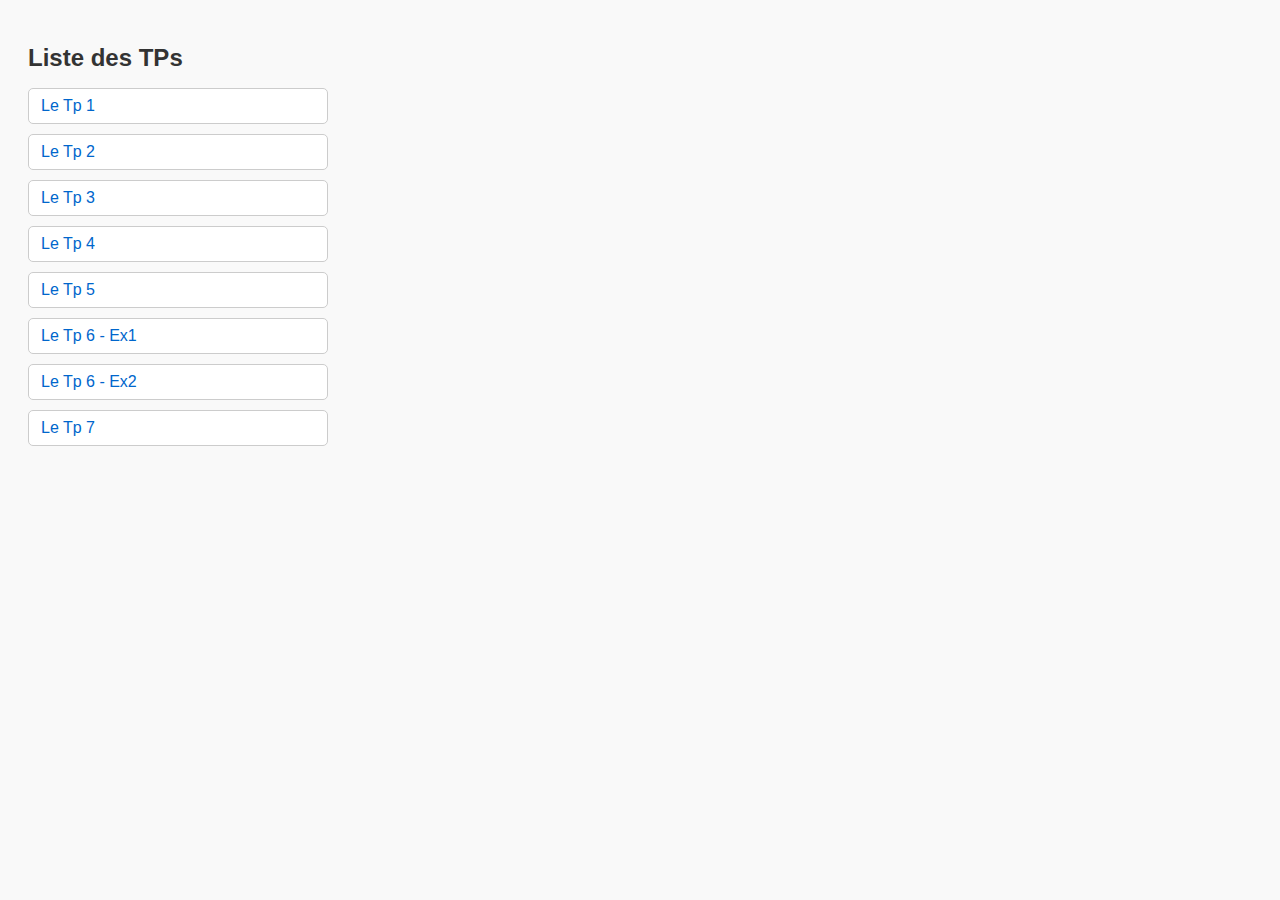
<file: index.html>
<!DOCTYPE html>
<html lang="fr">
<head>
  <meta charset="UTF-8">
  <title>Liste des TPs</title>
  <style>
    body {
      font-family: Arial, sans-serif;
      background-color: #f9f9f9;
      padding: 20px;
    }

    h1 {
      font-size: 24px;
      color: #333;
    }

    .tp-links {
      display: flex;
      flex-direction: column;
      gap: 10px;
      max-width: 300px;
    }

    .tp-links a {
      text-decoration: none;
      color: #0066cc;
      padding: 8px 12px;
      border: 1px solid #ccc;
      border-radius: 5px;
      background-color: #fff;
      transition: background-color 0.2s;
    }

    .tp-links a:hover {
      background-color: #e6f0ff;
    }
  </style>
</head>
<body>

  <h1>Liste des TPs</h1>
  <div class="tp-links">
    <a href="tp01/tp1.html">Le Tp 1</a>
    <a href="tp02/form_tp2.html">Le Tp 2</a>
    <a href="tp03/cv%20.html">Le Tp 3</a>
    <a href="tp04/emplois%20du%20temps.html">Le Tp 4</a>
    <a href="tp05/Ex3.html">Le Tp 5</a>
    <a href="tp06/Ex1/index.html">Le Tp 6 - Ex1</a>
    <a href="tp06/Ex2/index.html">Le Tp 6 - Ex2</a>
    <a href="tp07/index.html">Le Tp 7</a>
  </div>

</body>
</html>
</file>
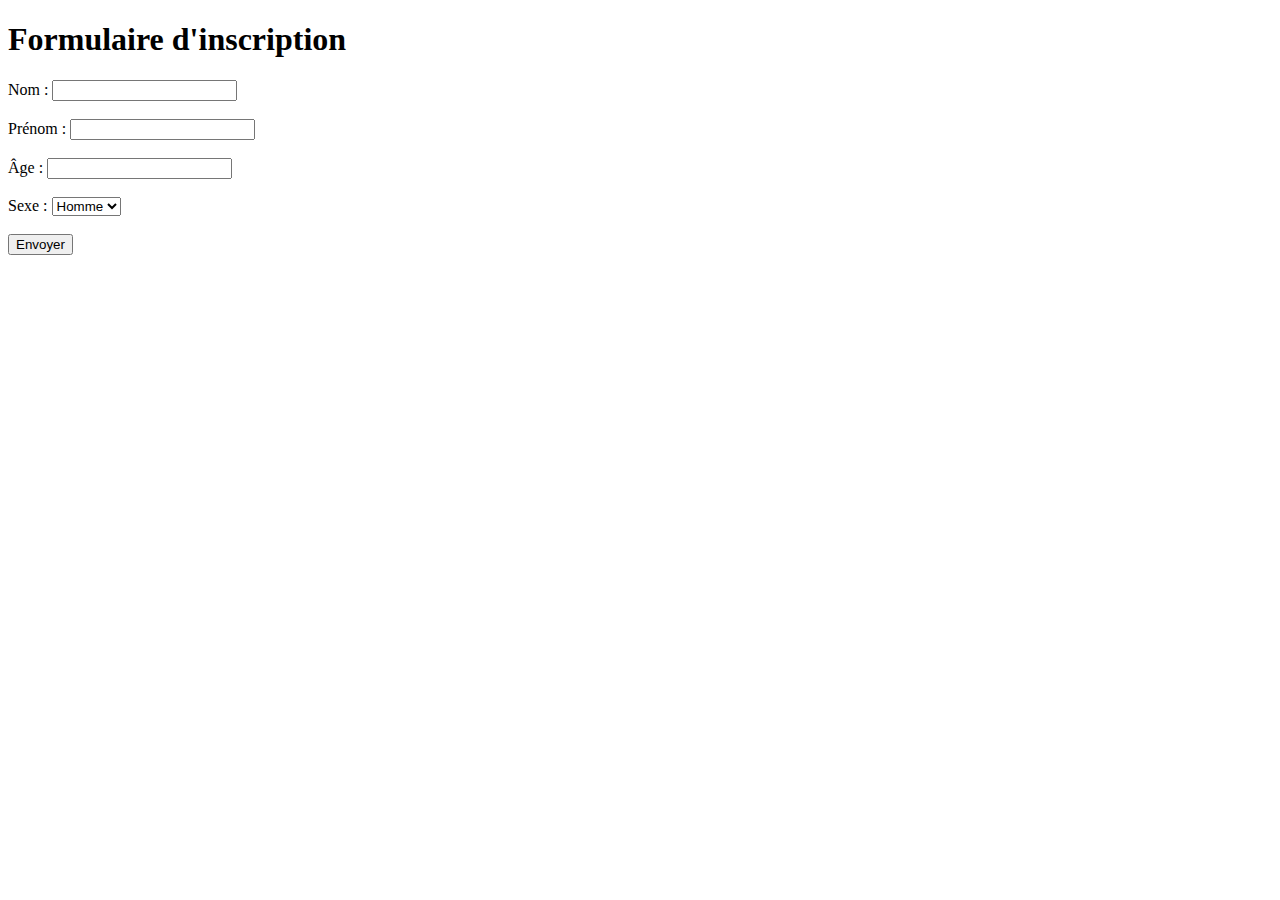
<file: tp07/index.html>
<!DOCTYPE html>
<html lang="fr">
<head>
  <meta charset="UTF-8">
  <title>Inscription</title>
</head>
<body>
  <h1>Formulaire d'inscription</h1>
  <form action="reponse.php" method="POST">
    <label>Nom :</label>
    <input type="text" name="nom" required><br><br>

    <label>Prénom :</label>
    <input type="text" name="prenom" required><br><br>

    <label>Âge :</label>
    <input type="number" name="age" required><br><br>

    <label>Sexe :</label>
    <select name="sexe">
      <option value="Homme">Homme</option>
      <option value="Femme">Femme</option>
    </select><br><br>

    <input type="submit" value="Envoyer">
  </form>
</body>
</html>
</file>
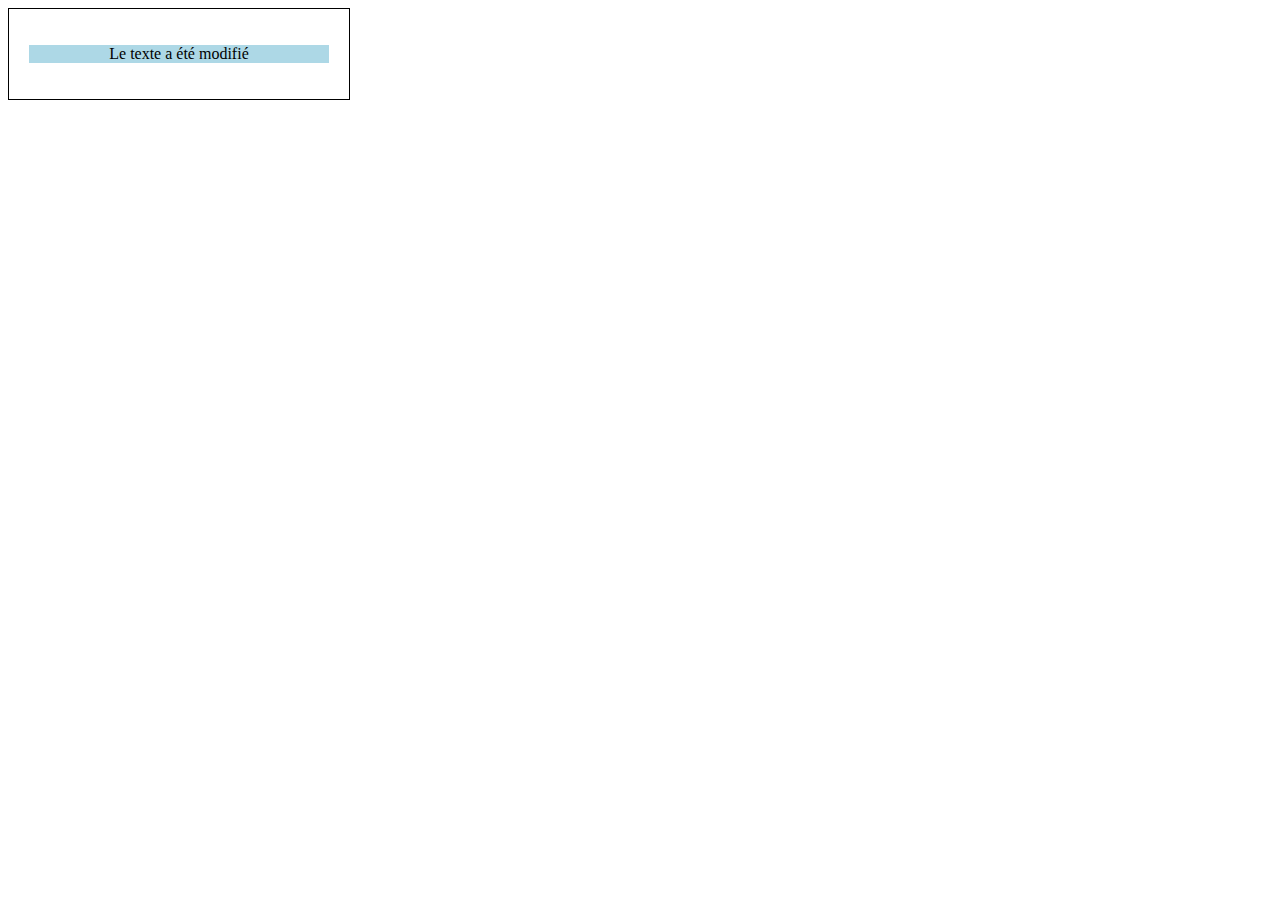
<file: tp06/Ex1/index.html>
<!DOCTYPE html>
<html lang="fr">
<head>
  <meta charset="UTF-8">
  <title>Manipulation du DOM</title>
  <style>
    .ma-div {
      border: 1px solid black;
      padding: 20px;
      width: 300px;
      text-align: center;
      cursor: pointer;
    }
  </style>
</head>
<body>
  <div id="maDiv" class="ma-div">
    <p id="monParagraphe">Ceci est un paragraphe</p>
  </div>

  <script src="script.js"></script>
</body>
</html>
</file>
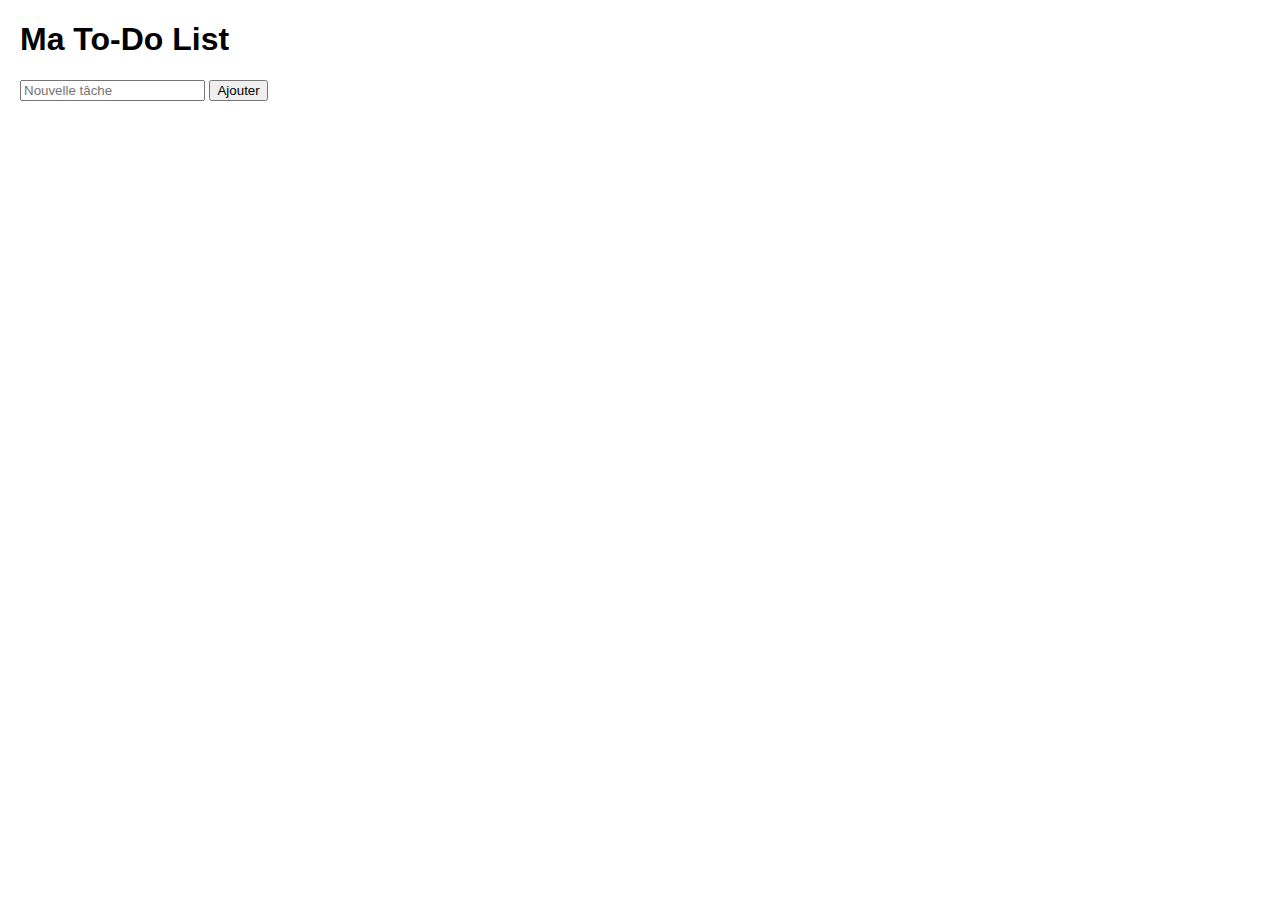
<file: tp06/Ex2/index.html>
<!DOCTYPE html>
<html lang="fr">
<head>
  <meta charset="UTF-8">
  <title>To-Do List</title>
  <link rel="stylesheet" href="style.css">
</head>
<body>
  <h1>Ma To-Do List</h1>
  <form id="formulaire">
    <input type="text" id="tache" placeholder="Nouvelle tâche" required>
    <button type="submit">Ajouter</button>
  </form>
  <ul id="liste"></ul>

  <script src="script.js"></script>
</body>
</html>
</file>
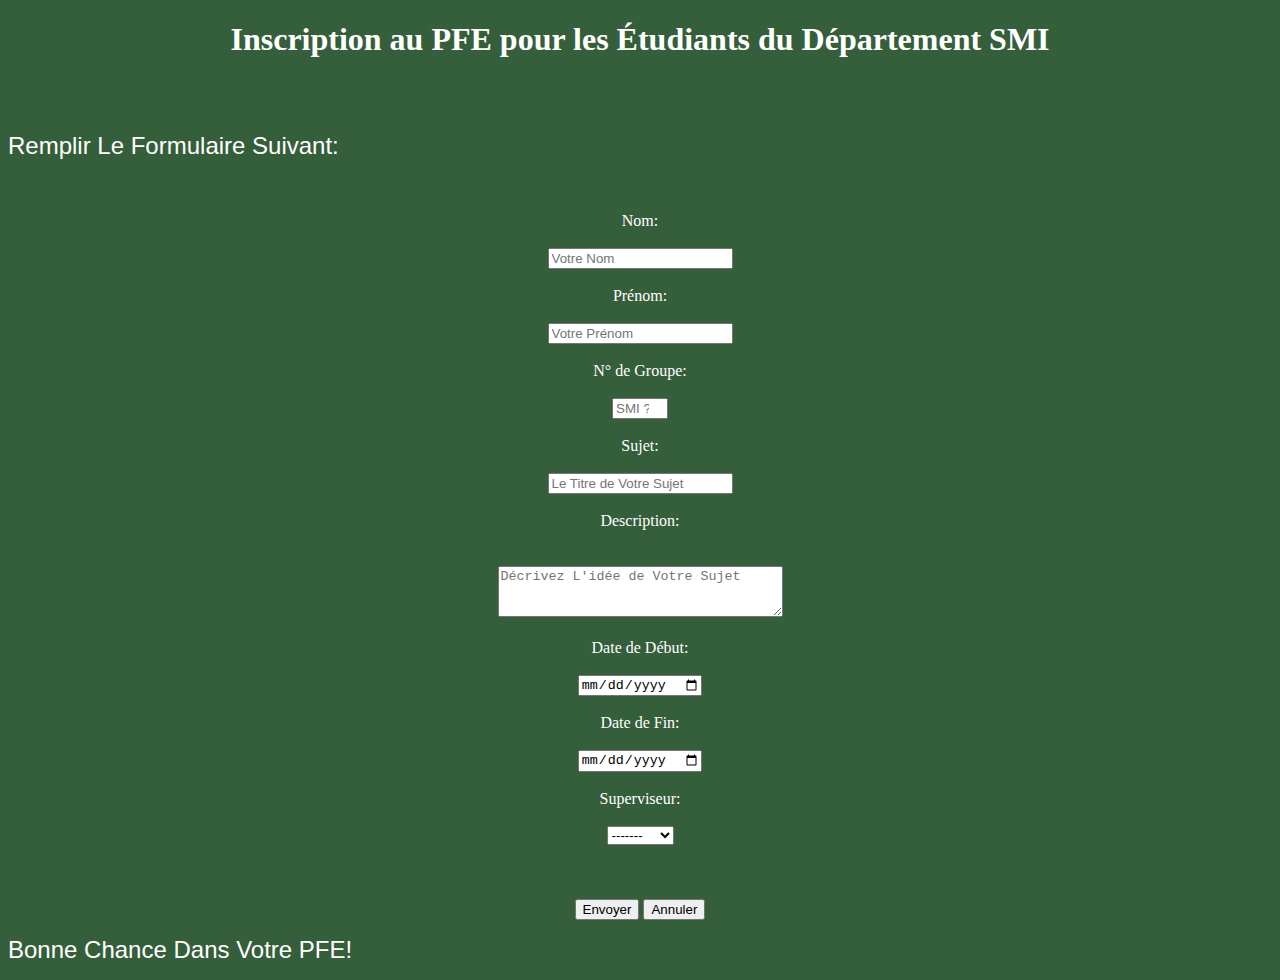
<file: form_tp2.html>
<!DOCTYPE html>
<html lang="fr">
<head>
    <meta charset="UTF-8">
    <meta name="viewport" content="width=device-width, initial-scale=1.0">

    <title>Inscription Au PFE</title>

</head>
    <body bgcolor="#355E3B" text="#FFFFFF">
            <center>
            <h1>Inscription au PFE pour les Étudiants du Département SMI</h1><br><br>
            </center>
        <p><font face="arial" size="5">Remplir Le Formulaire Suivant:</font></p><br><br>
            <form>
                <center>
                    <label for="name">Nom:</label><br><br>
                    <input type="text" id="nom" name="nom" placeholder="Votre Nom" required><br><br>
                    <label for="prenom">Prénom:</label><br><br>
                    <input type="text" id="prenom" name="prenom" placeholder="Votre Prénom" required><br><br>
                    <label for="group">N° de Groupe:</label><br><br>
                    <input type="number" id="group" name="group" min="1" max="44" step="1" placeholder="SMI ??" required><br><br>
                    <label for="prenom">Sujet:</label><br><br>
                    <input type="text" id="Sujet" name="Sujet" placeholder="Le Titre de Votre Sujet"><br><br>
                    <label for="description">Description:</label><br><br><br>
                    <textarea id="descriptiond" name="description" rows="3" cols="33" placeholder="Décrivez L'idée de Votre Sujet"></textarea><br><br>
                    <label for="date de début">Date de Début:</label><br><br>
                    <input type="date" id="date de début" name="date de début" required><br><br>
                    <label for="date de fin">Date de Fin:</label><br><br>
                    <input type="date" id="date de fin" name="date de fin" required><br><br>
                    <label for="encadrant">Superviseur:</label><br><br>
                    <select id="encadrant" name="encadrant" required>
                        <option value="" desiabled selected>-------</option>>
                        <option value="Prof I">Prof I</option>
                        <option value="Prof II">Prof II</option>
                        <option value="Prof III">Prof III</option>
                        <option value="Prof IV">Prof IV</option>
                        <option value="Prof V">Prof V</option>
                        <option value="Prof VI">Prof VI</option>
                        <option value="Prof VII">Prof VII</option>
                    </select><br><br><br><br>
                    <input type="submit" value="Envoyer">
                    <input type="reset" value="Annuler">
                </center>
        <p><font face="arial" size="5">Bonne Chance Dans Votre PFE!</font></p>
            </form>
    </body>
</html>
</file>
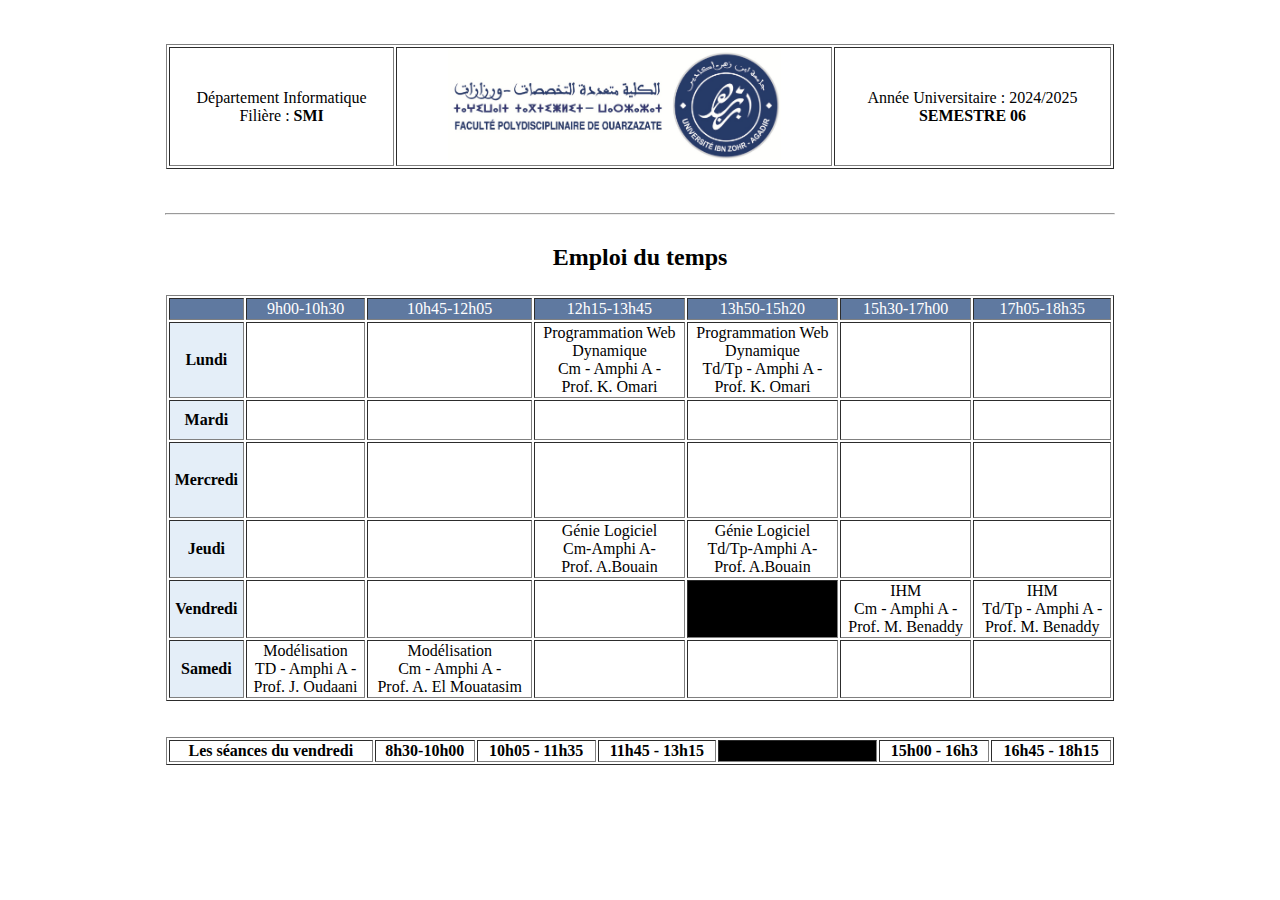
<file: schedule_tp1.html>
<!DOCTYPE html>
<html lang="fr">
<head>
    <meta charset="UTF-8">
    <meta name="viewport" content="width=device-width, initial-scale=1.0">
    <title>Emploi du Temps de SMI</title>
</head>
<body>
    <center>
    <table border="1" width="75%">
        <tr>
            <td align="center" valign="middle">Département Informatique<br>Filière : <b>SMI</b></td>
            <td align="center" valign="middle"><img src="fpo_logo.png" width="333" height="111"></td>
            <td align="center" valign="middle">Année Universitaire : 2024/2025<br><b>SEMESTRE 06</b></td>
    </center><br><br>
    <center>
    </table><br><br>
    <hr width="75%">
    </center>
    <center>
        <h1><font face="times new roman" size="5">Emploi du temps</font></h1>
    </center>
    <center>
        <table border="1" width="75%" align="center">
            <tr bgcolor="#5f79a0">
              <td></td>
              <td align="center" valign="middle"><font color="white" face="optima">9h00-10h30</font></td>
              <td align="center" valign="middle"><font color="white" face="optima">10h45-12h05</font></td>
              <td align="center" valign="middle"><font color="white" face="optima">12h15-13h45</font></td>
              <td align="center" valign="middle"><font color="white" face="optima">13h50-15h20</font></td>
              <td align="center" valign="middle"><font color="white" face="optima">15h30-17h00</font></td>
              <td align="center" valign="middle"><font color="white" face="optima">17h05-18h35</font></td>
            </tr>
            <tr>
              <td align="center" valign="middle" bgcolor="#e4eef8"><font face="times new roman"><b>Lundi</b></font></td>
              <td></td>
              <td></td>
              <td align="center" valign="middle"><font face="times new roman">Programmation Web <br>Dynamique<br>Cm - Amphi A -<br>Prof. K. Omari</font></td>
              <td align="center" valign="middle"><font face="times new roman">Programmation Web <br>Dynamique<br>Td/Tp - Amphi A -<br>Prof. K. Omari</font></td>
              <td></td>
              <td></td>
            </tr>
            <tr>
              <td align="center" valign="middle" bgcolor="#e4eef8"><font face="times new roman"><b>Mardi</b></font></td>
              <td><br><br></td>
              <td><br><br></td>
              <td><br><br></td>
              <td><br><br></td>
              <td><br><br></td>
              <td><br><br></td>
            </tr>
            <tr>
              <td align="center" valign="middle" bgcolor="#e4eef8"><font face="times new roman"><b>Mercredi</b></font></td>
              <td><br><br><br><br></td>
              <td><br><br><br><br></td>
              <td><br><br><br><br></td>
              <td><br><br><br><br></td>
              <td><br><br><br><br></td>
              <td><br><br><br><br></td>
            </tr>
            <tr>
              <td align="center" valign="middle" bgcolor="#e4eef8"><font face="times new roman"><b>Jeudi</b></font></td>
              <td></td>
              <td></td>
              <td align="center" valign="middle"><font face="times new roman">Génie Logiciel<br>Cm-Amphi A-<br>Prof. A.Bouain</font></td>
              <td align="center" valign="middle"><font face="times new roman">Génie Logiciel<br>Td/Tp-Amphi A-<br>Prof. A.Bouain</font></td>
              <td></td>
              <td></td>
            </tr>
            <tr>
              <td align="center" valign="middle" bgcolor="#e4eef8"><font face="times new roman"><b>Vendredi</b></font></td>
              <td></td>
              <td></td>
              <td></td>
              <td bgcolor="black"></td>
              <td align="center" valign="middle"><font face="times new roman">IHM<br>Cm - Amphi A - <br>Prof. M. Benaddy</font></td>
              <td align="center" valign="middle"><font face="times new roman">IHM<br>Td/Tp - Amphi A - <br>Prof. M. Benaddy</font></td>
            </tr>
            <tr>
              <td align="center" valign="middle" bgcolor="#e4eef8" ><b>Samedi</b></td>
              <td align="center" valign="middle"><font face="times new roman">Modélisation<br>TD - Amphi A -<br>Prof. J. Oudaani</font></td>
              <td align="center" valign="middle"><font face="times new roman">Modélisation<br>Cm - Amphi A -<br>Prof. A. El Mouatasim</font></td>
              <td></td>
              <td></td>
              <td></td>
              <td></td>
            </tr>
        </table>
        <br><br>
        </center>
        <center>
        <table border="1" width="75%" align="center">
            <tr>
              <td align="center" valign="middle"><font face="times new roman"><b>Les séances du vendredi<b></font></td>
              <td align="center" valign="middle"><font face="times new roman"><b>8h30-10h00</b></font></td>
              <td align="center" valign="middle"><font face="times new roman"><b>10h05 - 11h35</b></font></td>
              <td align="center" valign="middle"><font face="times new roman"><b>11h45 - 13h15</b></font></td>
              <td bgcolor="black">------------------------</td>                         <!-- Actually we didn't solve this table, but at least we tried to approximate what's in the picture XD -->
              <td align="center" valign="middle"><font face="times new roman"><b>15h00 - 16h3</b></font></td>
              <td align="center" valign="middle"><font face="times new roman"><b>16h45 - 18h15</b></font></td>
            </tr>
        </table>
        </center>
</body>
</html>
</file>
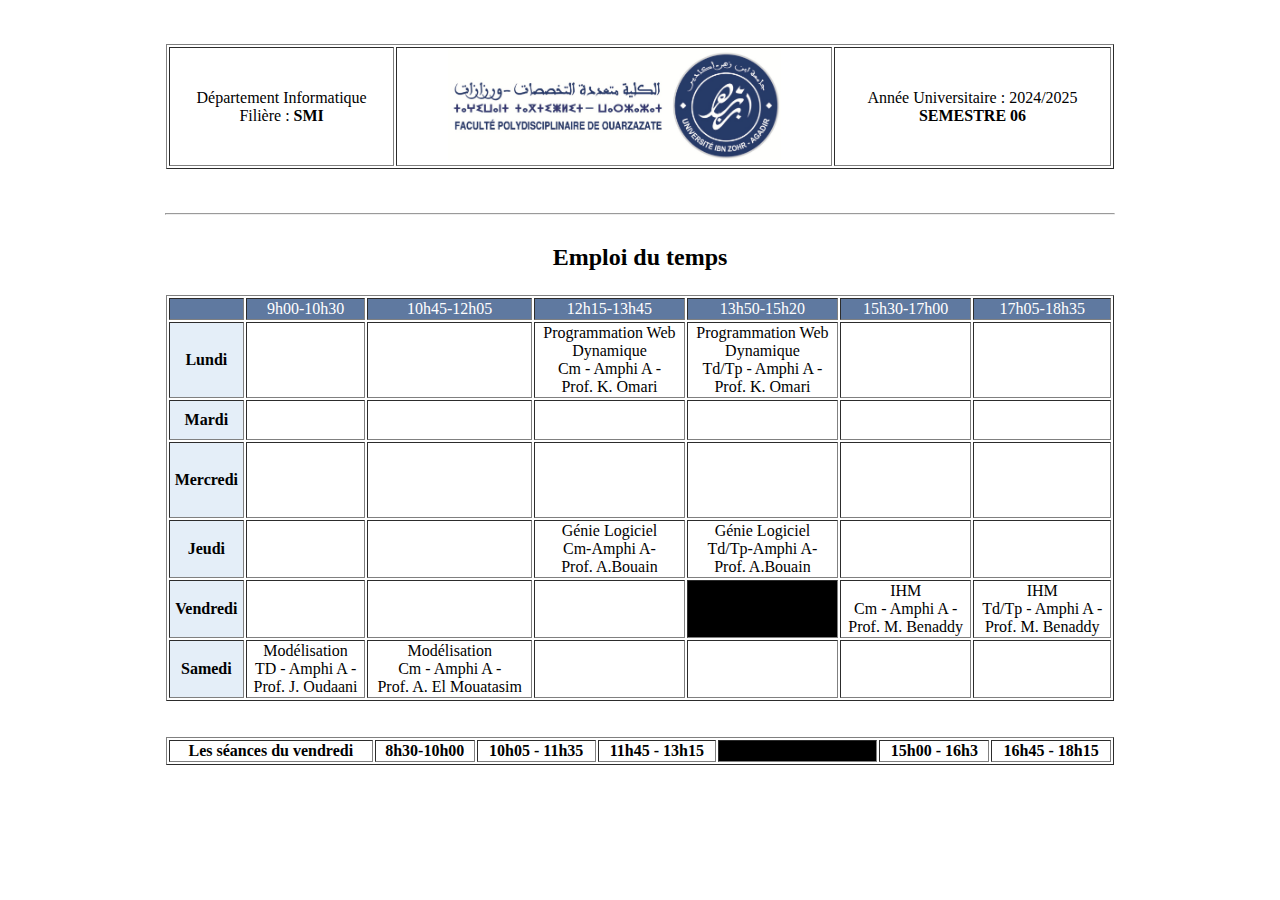
<file: tp01/tp1.html>
<!DOCTYPE html>
<html lang="fr">
<head>
    <meta charset="UTF-8">
    <meta name="viewport" content="width=device-width, initial-scale=1.0">
    <title>Emploi du Temps de SMI</title>
</head>
<body>
    <center>
    <table border="1" width="75%">
        <tr>
            <td align="center" valign="middle">Département Informatique<br>Filière : <b>SMI</b></td>
            <td align="center" valign="middle"><img src="fpo_logo.png" width="333" height="111"></td>
            <td align="center" valign="middle">Année Universitaire : 2024/2025<br><b>SEMESTRE 06</b></td>
    </center><br><br>
    <center>
    </table><br><br>
    <hr width="75%">
    </center>
    <center>
        <h1><font face="times new roman" size="5">Emploi du temps</font></h1>
    </center>
    <center>
        <table border="1" width="75%" align="center">
            <tr bgcolor="#5f79a0">
              <td></td>
              <td align="center" valign="middle"><font color="white" face="optima">9h00-10h30</font></td>
              <td align="center" valign="middle"><font color="white" face="optima">10h45-12h05</font></td>
              <td align="center" valign="middle"><font color="white" face="optima">12h15-13h45</font></td>
              <td align="center" valign="middle"><font color="white" face="optima">13h50-15h20</font></td>
              <td align="center" valign="middle"><font color="white" face="optima">15h30-17h00</font></td>
              <td align="center" valign="middle"><font color="white" face="optima">17h05-18h35</font></td>
            </tr>
            <tr>
              <td align="center" valign="middle" bgcolor="#e4eef8"><font face="times new roman"><b>Lundi</b></font></td>
              <td></td>
              <td></td>
              <td align="center" valign="middle"><font face="times new roman">Programmation Web <br>Dynamique<br>Cm - Amphi A -<br>Prof. K. Omari</font></td>
              <td align="center" valign="middle"><font face="times new roman">Programmation Web <br>Dynamique<br>Td/Tp - Amphi A -<br>Prof. K. Omari</font></td>
              <td></td>
              <td></td>
            </tr>
            <tr>
              <td align="center" valign="middle" bgcolor="#e4eef8"><font face="times new roman"><b>Mardi</b></font></td>
              <td><br><br></td>
              <td><br><br></td>
              <td><br><br></td>
              <td><br><br></td>
              <td><br><br></td>
              <td><br><br></td>
            </tr>
            <tr>
              <td align="center" valign="middle" bgcolor="#e4eef8"><font face="times new roman"><b>Mercredi</b></font></td>
              <td><br><br><br><br></td>
              <td><br><br><br><br></td>
              <td><br><br><br><br></td>
              <td><br><br><br><br></td>
              <td><br><br><br><br></td>
              <td><br><br><br><br></td>
            </tr>
            <tr>
              <td align="center" valign="middle" bgcolor="#e4eef8"><font face="times new roman"><b>Jeudi</b></font></td>
              <td></td>
              <td></td>
              <td align="center" valign="middle"><font face="times new roman">Génie Logiciel<br>Cm-Amphi A-<br>Prof. A.Bouain</font></td>
              <td align="center" valign="middle"><font face="times new roman">Génie Logiciel<br>Td/Tp-Amphi A-<br>Prof. A.Bouain</font></td>
              <td></td>
              <td></td>
            </tr>
            <tr>
              <td align="center" valign="middle" bgcolor="#e4eef8"><font face="times new roman"><b>Vendredi</b></font></td>
              <td></td>
              <td></td>
              <td></td>
              <td bgcolor="black"></td>
              <td align="center" valign="middle"><font face="times new roman">IHM<br>Cm - Amphi A - <br>Prof. M. Benaddy</font></td>
              <td align="center" valign="middle"><font face="times new roman">IHM<br>Td/Tp - Amphi A - <br>Prof. M. Benaddy</font></td>
            </tr>
            <tr>
              <td align="center" valign="middle" bgcolor="#e4eef8" ><b>Samedi</b></td>
              <td align="center" valign="middle"><font face="times new roman">Modélisation<br>TD - Amphi A -<br>Prof. J. Oudaani</font></td>
              <td align="center" valign="middle"><font face="times new roman">Modélisation<br>Cm - Amphi A -<br>Prof. A. El Mouatasim</font></td>
              <td></td>
              <td></td>
              <td></td>
              <td></td>
            </tr>
        </table>
        <br><br>
        </center>
        <center>
        <table border="1" width="75%" align="center">
            <tr>
              <td align="center" valign="middle"><font face="times new roman"><b>Les séances du vendredi<b></font></td>
              <td align="center" valign="middle"><font face="times new roman"><b>8h30-10h00</b></font></td>
              <td align="center" valign="middle"><font face="times new roman"><b>10h05 - 11h35</b></font></td>
              <td align="center" valign="middle"><font face="times new roman"><b>11h45 - 13h15</b></font></td>
              <td bgcolor="black">------------------------</td>                        
              <td align="center" valign="middle"><font face="times new roman"><b>15h00 - 16h3</b></font></td>
              <td align="center" valign="middle"><font face="times new roman"><b>16h45 - 18h15</b></font></td>
            </tr>
        </table>
        </center>
</body>
</html>
</file>
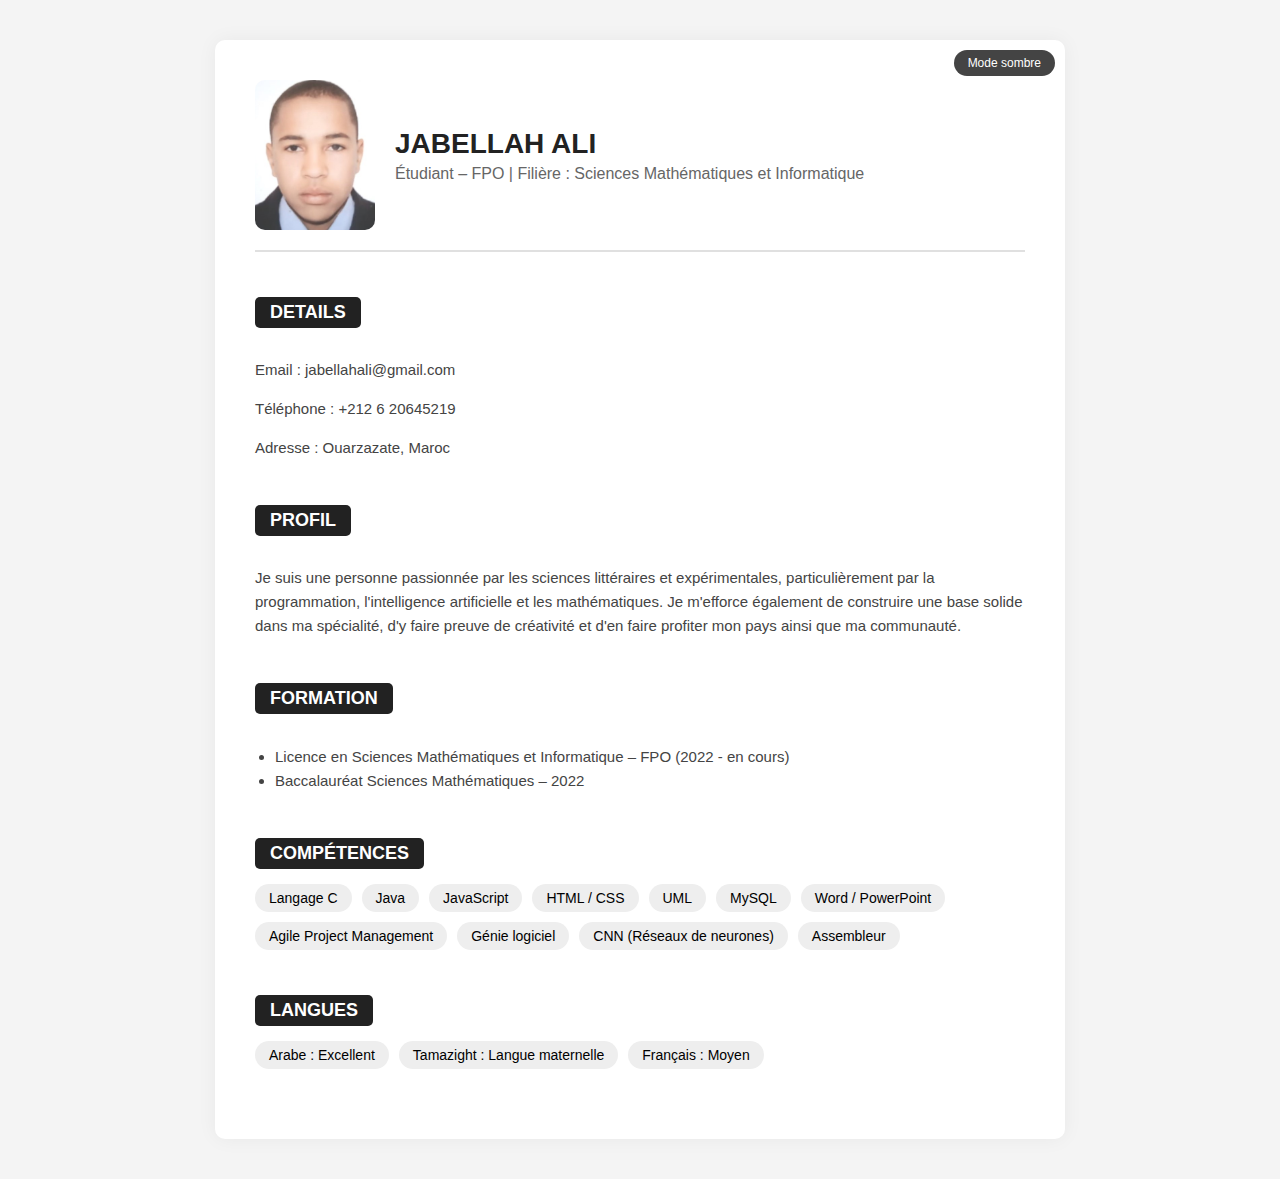
<file: tp03/cv .html>
<!DOCTYPE html>
<html>
<head>
  <meta charset="UTF-8">
  <title>CV - JABELLAH ALI</title>
  <style>
    body {
      font-family: 'Segoe UI', sans-serif;
      margin: 0;
      padding: 40px;
      background-color: #f4f4f4;
    }

    .container {
      max-width: 850px;
      margin: auto;
      position: relative;
    }

    .dark-trigger {
      position: absolute;
      top: 10px;
      right: 10px;
      z-index: 10;
    }

    .dark-button {
      background-color: #444;
      color: white;
      padding: 6px 14px;
      border-radius: 20px;
      font-size: 12px;
      cursor: pointer;
    }

    .dark-trigger:hover ~ .cv {
      background-color: #111;
      color: #eee;
    }

    .dark-trigger:hover ~ .cv .info h1 {
      color: #eee;
    }

    .dark-trigger:hover ~ .cv .info p,
    .dark-trigger:hover ~ .cv .section p,
    .dark-trigger:hover ~ .cv .section li {
      color: #ccc;
    }

    .dark-trigger:hover ~ .cv .section h2 {
      background-color: #eee;
      color: #111;
    }

    .dark-trigger:hover ~ .cv .skill-box {
      background-color: #333;
      color: #eee;
    }

    .cv {
      background: #fff;
      padding: 40px;
      border-radius: 10px;
      box-shadow: 0 0 20px rgba(0, 0, 0, 0.05);
      transition: background-color 0.3s, color 0.3s;
    }

    .header {
      display: flex;
      align-items: center;
      justify-content: space-between;
      border-bottom: 2px solid #e0e0e0;
      padding-bottom: 20px;
      margin-bottom: 30px;
    }

    .header-left {
      display: flex;
      align-items: center;
    }

    .header img {
      width: 120px;
      height: 150px;
      border-radius: 10px;
      object-fit: cover;
      margin-right: 20px;
    }

    .info h1 {
      margin: 0;
      font-size: 28px;
      color: #222;
    }

    .info p {
      margin: 5px 0 0 0;
      font-size: 16px;
      color: #666;
    }

    .section {
      margin-bottom: 30px;
    }

    .section h2 {
      font-size: 18px;
      background-color: #222;
      color: #fff;
      display: inline-block;
      padding: 5px 15px;
      border-radius: 5px;
      margin-bottom: 15px;
    }

    .section p,
    .section li {
      font-size: 15px;
      color: #444;
      line-height: 1.6;
    }

    ul {
      list-style-type: disc;
      padding-left: 20px;
    }

    .skills,
    .languages {
      display: flex;
      flex-wrap: wrap;
      gap: 10px;
    }

    .skill-box {
      background-color: #eee;
      padding: 6px 14px;
      border-radius: 20px;
      font-size: 14px;
    }
  </style>
</head>
<body>
  <div class="container">
    <div class="dark-trigger">
      <div class="dark-button">Mode sombre</div>
    </div>

    <div class="cv">
      <div class="header">
        <div class="header-left">
          <img src="IMG-20200905-WA0035.jpg" alt="Photo de JABELLAH ALI">
          <div class="info">
            <h1>JABELLAH ALI</h1>
            <p>Étudiant – FPO | Filière : Sciences Mathématiques et Informatique</p>
          </div>
        </div>
      </div>

      <div class="section">
        <h2>DETAILS</h2>
        <p>Email : jabellahali@gmail.com</p>
        <p>Téléphone : +212 6 20645219</p>
        <p>Adresse : Ouarzazate, Maroc</p>
      </div>

      <div class="section">
        <h2>PROFIL</h2>
        <p>
          Je suis une personne passionnée par les sciences littéraires et expérimentales, particulièrement par la programmation,
          l'intelligence artificielle et les mathématiques. Je m'efforce également de construire une base solide dans ma spécialité,
          d'y faire preuve de créativité et d'en faire profiter mon pays ainsi que ma communauté.
        </p>
      </div>

      <div class="section">
        <h2>FORMATION</h2>
        <ul>
          <li>Licence en Sciences Mathématiques et Informatique – FPO (2022 - en cours)</li>
          <li>Baccalauréat Sciences Mathématiques – 2022</li>
        </ul>
      </div>

      <div class="section">
        <h2>COMPÉTENCES</h2>
        <div class="skills">
          <div class="skill-box">Langage C</div>
          <div class="skill-box">Java</div>
          <div class="skill-box">JavaScript</div>
          <div class="skill-box">HTML / CSS</div>
          <div class="skill-box">UML</div>
          <div class="skill-box">MySQL</div>
          <div class="skill-box">Word / PowerPoint</div>
          <div class="skill-box">Agile Project Management</div>
          <div class="skill-box">Génie logiciel</div>
          <div class="skill-box">CNN (Réseaux de neurones)</div>
          <div class="skill-box">Assembleur</div>
        </div>
      </div>

      <div class="section">
        <h2>LANGUES</h2>
        <div class="languages">
          <div class="skill-box">Arabe : Excellent</div>
          <div class="skill-box">Tamazight : Langue maternelle</div>
          <div class="skill-box">Français : Moyen</div>
        </div>
      </div>
    </div>
  </div>
</body>
</html>
</file>
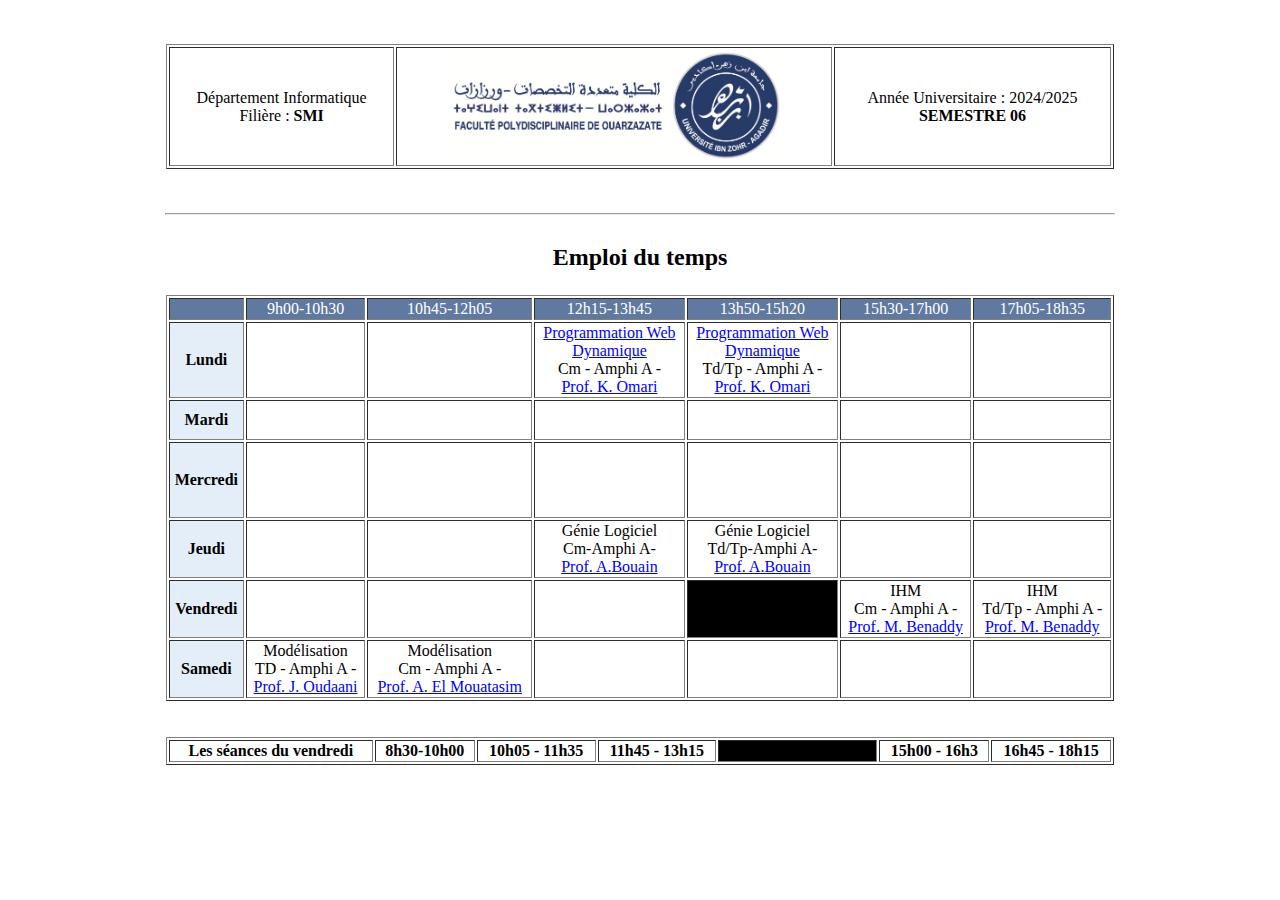
<file: tp04/emplois du temps.html>
<!DOCTYPE html>
<html lang="fr">
<head>
    <meta charset="UTF-8">
    <meta name="viewport" content="width=device-width, initial-scale=1.0">
    <title>Emploi du Temps de SMI</title>
</head>
<body>
    <center>
    <table border="1" width="75%">
        <tr>
            <td align="center" valign="middle">Département Informatique<br>Filière : <b>SMI</b></td>
            <td align="center" valign="middle"><img src="fpo_logo.png" width="333" height="111"></td>
            <td align="center" valign="middle">Année Universitaire : 2024/2025<br><b>SEMESTRE 06</b></td>
    </center><br><br>
    <center>
    </table><br><br>
    <hr width="75%">
    </center>
    <center>
        <h1><font face="times new roman" size="5">Emploi du temps</font></h1>
    </center>
    <center>
        <table border="1" width="75%" align="center">
            <tr bgcolor="#5f79a0">
              <td></td>
              <td align="center" valign="middle"><font color="white" face="optima">9h00-10h30</font></td>
              <td align="center" valign="middle"><font color="white" face="optima">10h45-12h05</font></td>
              <td align="center" valign="middle"><font color="white" face="optima">12h15-13h45</font></td>
              <td align="center" valign="middle"><font color="white" face="optima">13h50-15h20</font></td>
              <td align="center" valign="middle"><font color="white" face="optima">15h30-17h00</font></td>
              <td align="center" valign="middle"><font color="white" face="optima">17h05-18h35</font></td>
            </tr>
            <tr>
              <td align="center" valign="middle" bgcolor="#e4eef8"><font face="times new roman"><b>Lundi</b></font></td>
              <td></td>
              <td></td>
              <td align="center" valign="middle"><font face="times new roman"><a href="formule cours.html" target="_blank" style="color:blue;">Programmation Web <br>Dynamique</a><br>Cm - Amphi A -<br><a href="formule contact prof.html" target="_blank" style="color:blue;">Prof. K. Omari</a></font></td>
              <td align="center" valign="middle"><font face="times new roman"><a href="formule cours.html" target="_blank" style="color:blue;">Programmation Web <br>Dynamique</a><br>Td/Tp - Amphi A -<br><a href="formule contact prof.html" target="_blank" style="color:blue;">Prof. K. Omari</a></font></td>
              <td></td>
              <td></td>
            </tr>
            <tr>
              <td align="center" valign="middle" bgcolor="#e4eef8"><font face="times new roman"><b>Mardi</b></font></td>
              <td><br><br></td>
              <td><br><br></td>
              <td><br><br></td>
              <td><br><br></td>
              <td><br><br></td>
              <td><br><br></td>
            </tr>
            <tr>
              <td align="center" valign="middle" bgcolor="#e4eef8"><font face="times new roman"><b>Mercredi</b></font></td>
              <td><br><br><br><br></td>
              <td><br><br><br><br></td>
              <td><br><br><br><br></td>
              <td><br><br><br><br></td>
              <td><br><br><br><br></td>
              <td><br><br><br><br></td>
            </tr>
            <tr>
              <td align="center" valign="middle" bgcolor="#e4eef8"><font face="times new roman"><b>Jeudi</b></font></td>
              <td></td>
              <td></td>
              <td align="center" valign="middle"><font face="times new roman">Génie Logiciel<br>Cm-Amphi A-<br><a href="formule contact prof.html" target="_blank" style="color:blue;">Prof. A.Bouain</a></font></td>
              <td align="center" valign="middle"><font face="times new roman">Génie Logiciel<br>Td/Tp-Amphi A-<br><a href="formule contact prof.html" target="_blank" style="color:blue;">Prof. A.Bouain</a></font></td>
              <td></td>
              <td></td>
            </tr>
            <tr>
              <td align="center" valign="middle" bgcolor="#e4eef8"><font face="times new roman"><b>Vendredi</b></font></td>
              <td></td>
              <td></td>
              <td></td>
              <td bgcolor="black"></td>
              <td align="center" valign="middle"><font face="times new roman">IHM<br>Cm - Amphi A - <br><a href="formule contact prof.html" target="_blank" style="color:blue;">Prof. M. Benaddy</a></font></td>
              <td align="center" valign="middle"><font face="times new roman">IHM<br>Td/Tp - Amphi A - <br><a href="formule contact prof.html" target="_blank" style="color:blue;">Prof. M. Benaddy</a></font></td>
            </tr>
            <tr>
              <td align="center" valign="middle" bgcolor="#e4eef8" ><b>Samedi</b></td>
              <td align="center" valign="middle"><font face="times new roman">Modélisation<br>TD - Amphi A -<br><a href="formule contact prof.html" target="_blank" style="color:blue;">Prof. J. Oudaani</a></font></td>
              <td align="center" valign="middle"><font face="times new roman">Modélisation<br>Cm - Amphi A -<br><a href="formule contact prof.html" target="_blank" style="color:blue;">Prof. A. El Mouatasim</a></font></td>
              <td></td>
              <td></td>
              <td></td>
              <td></td>
            </tr>
        </table>
        <br><br>
        </center>
        <center>
        <table border="1" width="75%" align="center">
            <tr>
              <td align="center" valign="middle"><font face="times new roman"><b>Les séances du vendredi<b></font></td>
              <td align="center" valign="middle"><font face="times new roman"><b>8h30-10h00</b></font></td>
              <td align="center" valign="middle"><font face="times new roman"><b>10h05 - 11h35</b></font></td>
              <td align="center" valign="middle"><font face="times new roman"><b>11h45 - 13h15</b></font></td>
              <td bgcolor="black">------------------------</td>
              <td align="center" valign="middle"><font face="times new roman"><b>15h00 - 16h3</b></font></td>
              <td align="center" valign="middle"><font face="times new roman"><b>16h45 - 18h15</b></font></td>
            </tr>
        </table>
        </center>
</body>
</html>
</file>
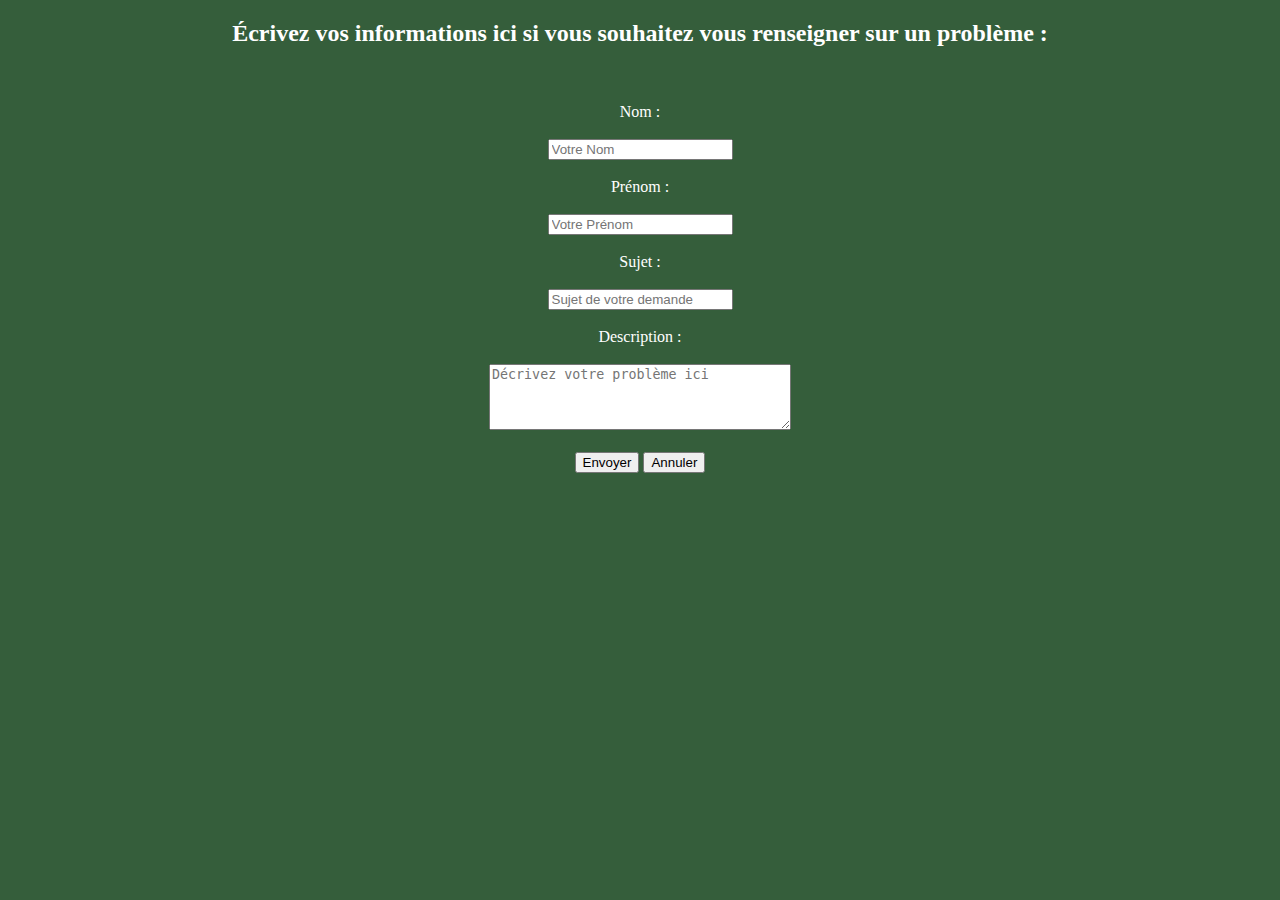
<file: tp04/formule contact prof.html>
<!DOCTYPE html>
<html lang="fr">
<head>
    <meta charset="UTF-8">
    <title>Formulaire de Contact</title>
</head>
<body bgcolor="#355E3B" text="#FFFFFF">
    <center>
        <h2>Écrivez vos informations ici si vous souhaitez vous renseigner sur un problème :</h2><br><br>

        <form>
            <label for="nom">Nom :</label><br><br>
            <input type="text" id="nom" name="nom" placeholder="Votre Nom" required><br><br>

            <label for="prenom">Prénom :</label><br><br>
            <input type="text" id="prenom" name="prenom" placeholder="Votre Prénom" required><br><br>

            <label for="sujet">Sujet :</label><br><br>
            <input type="text" id="sujet" name="sujet" placeholder="Sujet de votre demande"><br><br>

            <label for="description">Description :</label><br><br>
            <textarea id="description" name="description" rows="4" cols="35" placeholder="Décrivez votre problème ici"></textarea><br><br>

            <input type="submit" value="Envoyer">
            <input type="reset" value="Annuler">
        </form>
    </center>
</body>
</html>
</file>
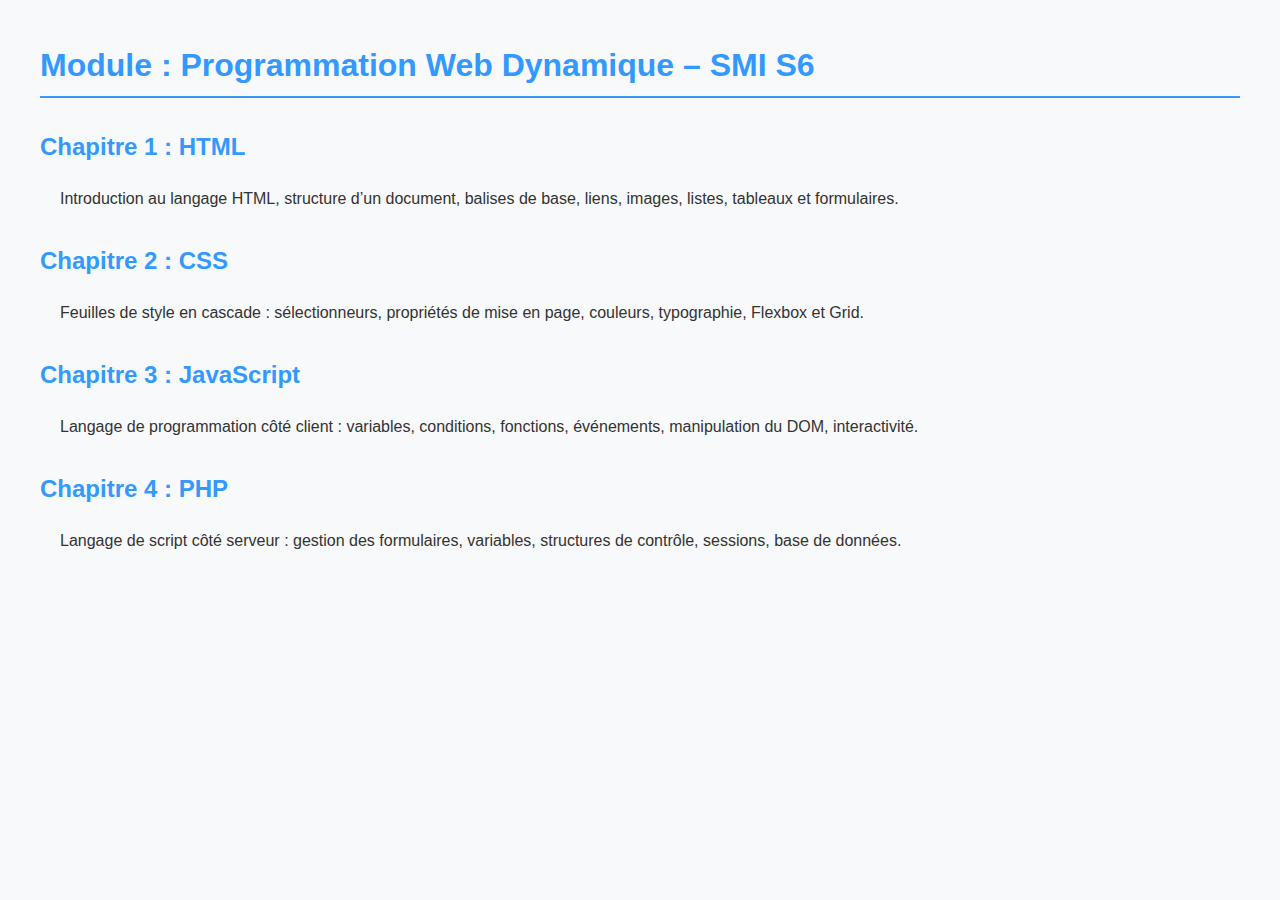
<file: tp04/formule cours.html>
<!DOCTYPE html>
<html lang="fr">
<head>
    <meta charset="UTF-8">
    <title>Chapitres – Programmation Web Dynamique</title>
    <style>
        body {
            font-family: "Segoe UI", Tahoma, Geneva, Verdana, sans-serif;
            background-color: #f8f9fa;
            color: #333;
            margin: 40px;
            line-height: 1.6;
        }

        h1 {
            color: #3399ff;
            border-bottom: 2px solid #3399ff;
            padding-bottom: 5px;
        }

        h2 {
            color: #3399ff;
            margin-top: 30px;
        }

        p {
            margin-left: 20px;
        }
    </style>
</head>
<body>

    <h1> Module : Programmation Web Dynamique – SMI S6</h1>

    <h2> Chapitre 1 : HTML</h2>
    <p>Introduction au langage HTML, structure d’un document, balises de base, liens, images, listes, tableaux et formulaires.</p>

    <h2> Chapitre 2 : CSS</h2>
    <p>Feuilles de style en cascade : sélectionneurs, propriétés de mise en page, couleurs, typographie, Flexbox et Grid.</p>

    <h2> Chapitre 3 : JavaScript</h2>
    <p>Langage de programmation côté client : variables, conditions, fonctions, événements, manipulation du DOM, interactivité.</p>

    <h2> Chapitre 4 : PHP</h2>
    <p>Langage de script côté serveur : gestion des formulaires, variables, structures de contrôle, sessions, base de données.</p>

</body>
</html>
</file>
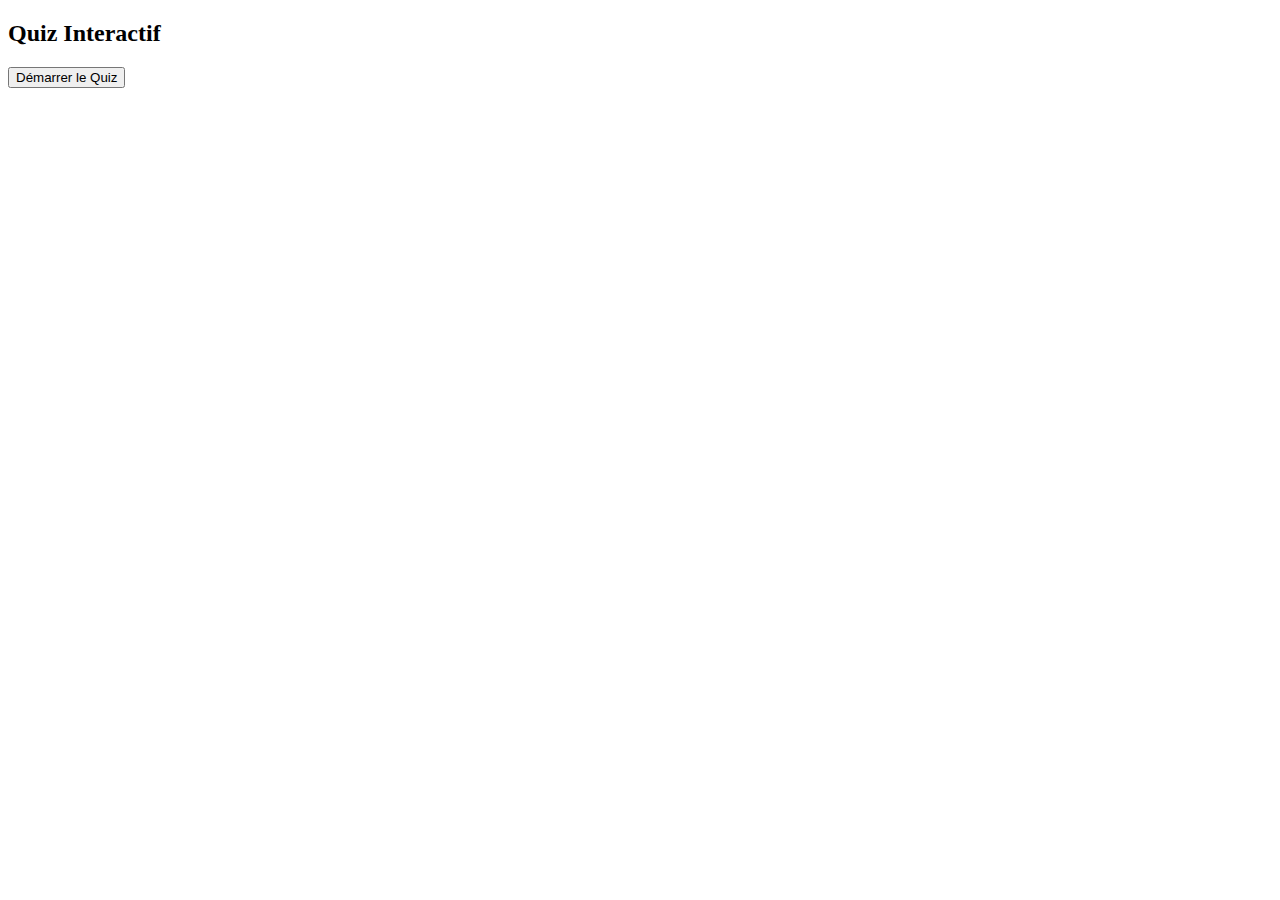
<file: tp05/Ex3.html>
<!DOCTYPE html>
<html>
<head>
  <title>Quiz Interactif</title>
</head>
<body>
  <h2><strong>Quiz Interactif</strong></h2>
  <button onclick="lancerQuiz()">Démarrer le Quiz</button>

  <script>
    const QUESTIONS = [
      ["Quelle est la capitale du Maroc ?", "Rabat"],
      ["Combien font 13-3 ?", "10"],
      ["Quelle le réseau de neurone spécialisé en traitemt d'image  ?", "CNN"]
    ];

    function lancerQuiz() {
      let bonnesReponses = 0;

      for (let i = 0; i < QUESTIONS.length; i++) {
        let question = QUESTIONS[i][0];
        let reponseCorrecte = QUESTIONS[i][1];
        let reponseUtilisateur = prompt(question);
        if (reponseUtilisateur !== null && reponseUtilisateur.trim().toLowerCase() === reponseCorrecte.toLowerCase()) {
          alert("Réponse juste");
          bonnesReponses++;
        } else {
          alert("Réponse fausse");
        }
      }

      
      alert("Vous avez répondu correctement à " + bonnesReponses + " questions sur " + QUESTIONS.length + ".");
    }
  </script>
</body>
</html>
</file>
<file: tp06/Ex2/style.css>
body {
  font-family: Arial, sans-serif;
  margin: 20px;
}

form {
  margin-bottom: 10px;
}

li {
  margin: 5px 0;
  padding: 8px;
  border: 1px solid #ccc;
  display: flex;
  justify-content: space-between;
  align-items: center;
}

.accomplie {
  text-decoration: line-through;
  color: green;
}
</file>
